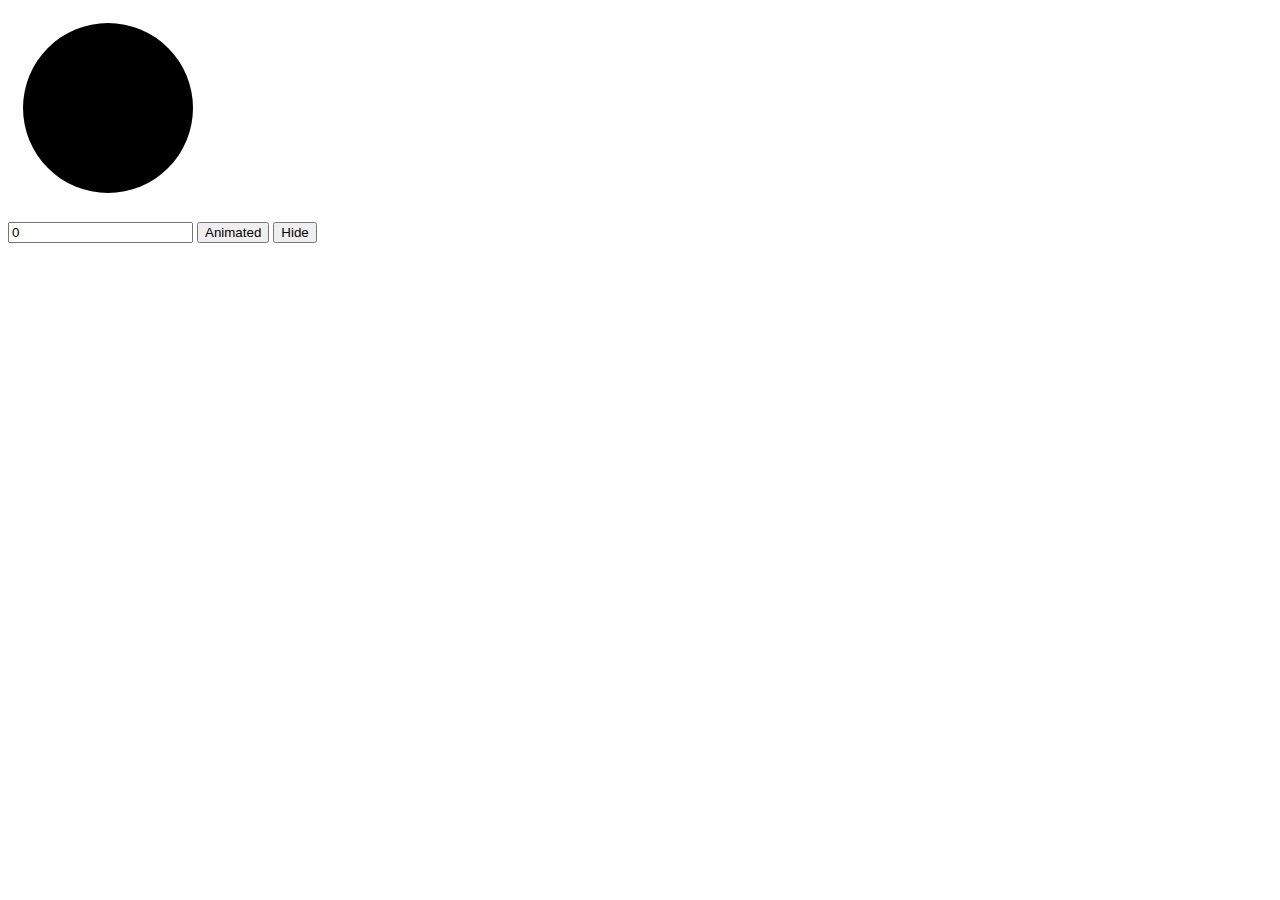
<file: index.html>
<!DOCTYPE html>
<html lang="en">
<head>
    <meta charset="UTF-8">
    <meta name="viewport" content="width=device-width, initial-scale=1.0">
    <meta http-equiv="X-UA-Compatible" content="ie=edge">
    <title>Document</title>
</head>
<body>
	<div class="wrapper">
		<div class="progress-bar">
				<svg class="progress-container" width="200px" height="210px">
						<circle class="progress-container__circle-one" id="circle-one" r="85" cx="100" cy="100" fill="transparent" />
						<circle  class="progress-container__circle-two" id="circle-two" cx="100" cy="100" r="85px" />
				</svg>
		</div>
		<div class="progress-control">
				<input type="text" value="0" class="progress-control__value">
				<button>Animated</button>
				<button>Hide</button>
		</div>
	</div> 
</body>
</html>
</file>
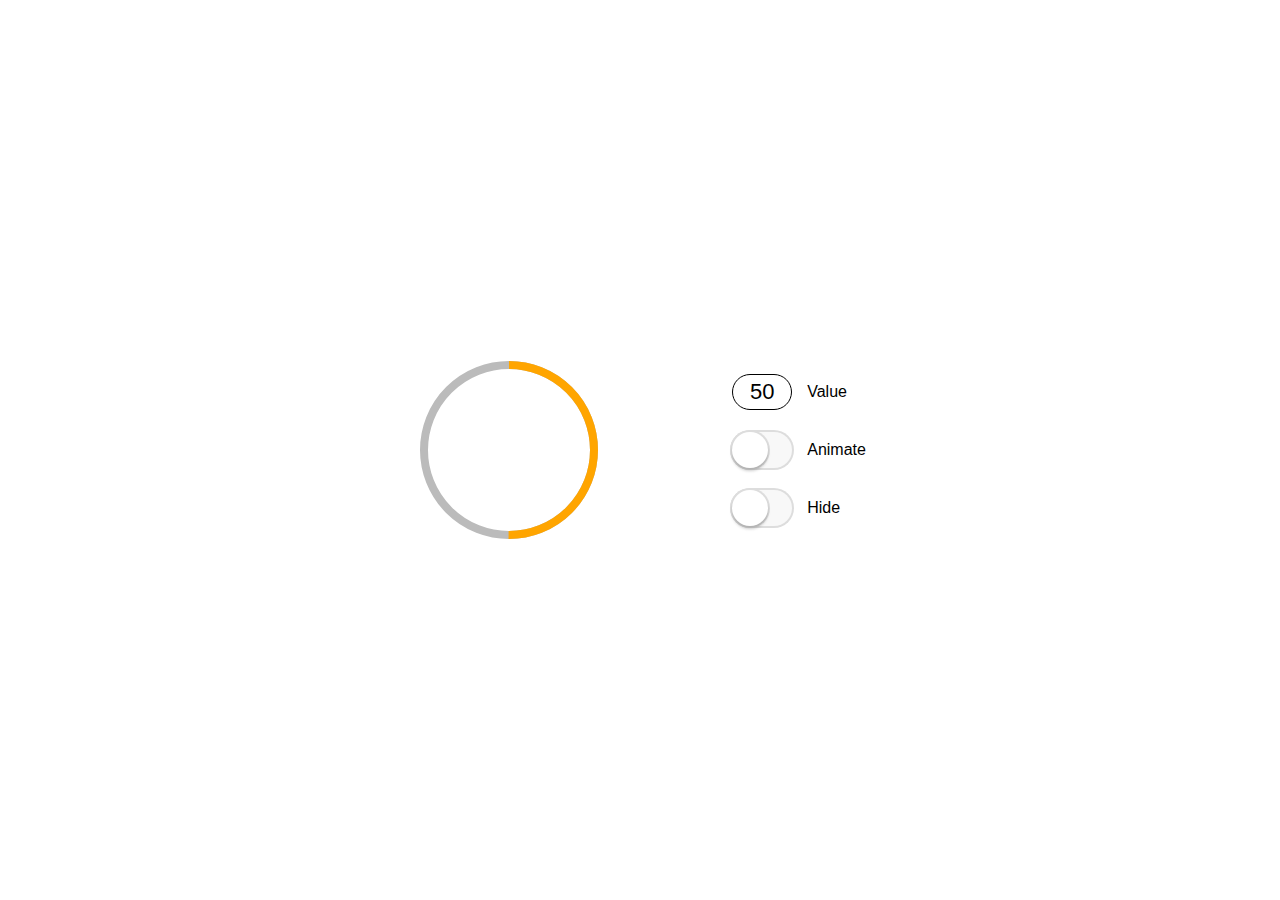
<file: progress-bar/index.html>
<!DOCTYPE html>
<html lang="en">
<head>
    <meta charset="UTF-8">
    <meta name="viewport" content="width=device-width, initial-scale=1.0">
    <meta http-equiv="X-UA-Compatible" content="ie=edge">
		<title>Document</title>
		<link rel="stylesheet" href="style.css">
</head>
<body>
	<div class="wrapper">
			<div class="progress-container" data-value="1">
				<svg class="progress-bar" id="svg" width="200" height="200" viewPort="0 0 100 100">
				  <circle class="progress-bar__meter" r="85" cx="100" cy="100" fill="transparent" stroke-width="20" stroke-dashoffset="0"></circle>
				  <circle class="progress-bar__value" r="85" cx="100" cy="100" fill="transparent" stroke-width="20" stroke-dashoffset="0" stroke-dasharray="301.59"></circle>
				</svg>	  
			</div>

		<div class="progress-control">
			<div class="control-btn">
				<input id="progress-value" type="text" value="50" class="progress-control__value">
				<span class="title">Value</span>
			</div>
		
			<div class="control-btn">
				<div class="checkbox-control">
					<input type="checkbox" name="checkbox" id="checkbox-animate" class="checkbox-control__toggle" />
					<label for="checkbox-animate" class="checkbox-control__label" ></label>
				</div>
				<span class="title">Animate</span>
			</div>
			<div class="control-btn">
				<div class="checkbox-control">
					<input type="checkbox" name="checkbox" id="checkbox-hide" class="checkbox-control__toggle" />
					<label for="checkbox-hide" class="checkbox-control__label" ></label>
				</div>
				<span class="title">Hide</span>
			</div>
		</div>
	</div> 
	<script src="main.js"></script>
</body>
</html>
</file>
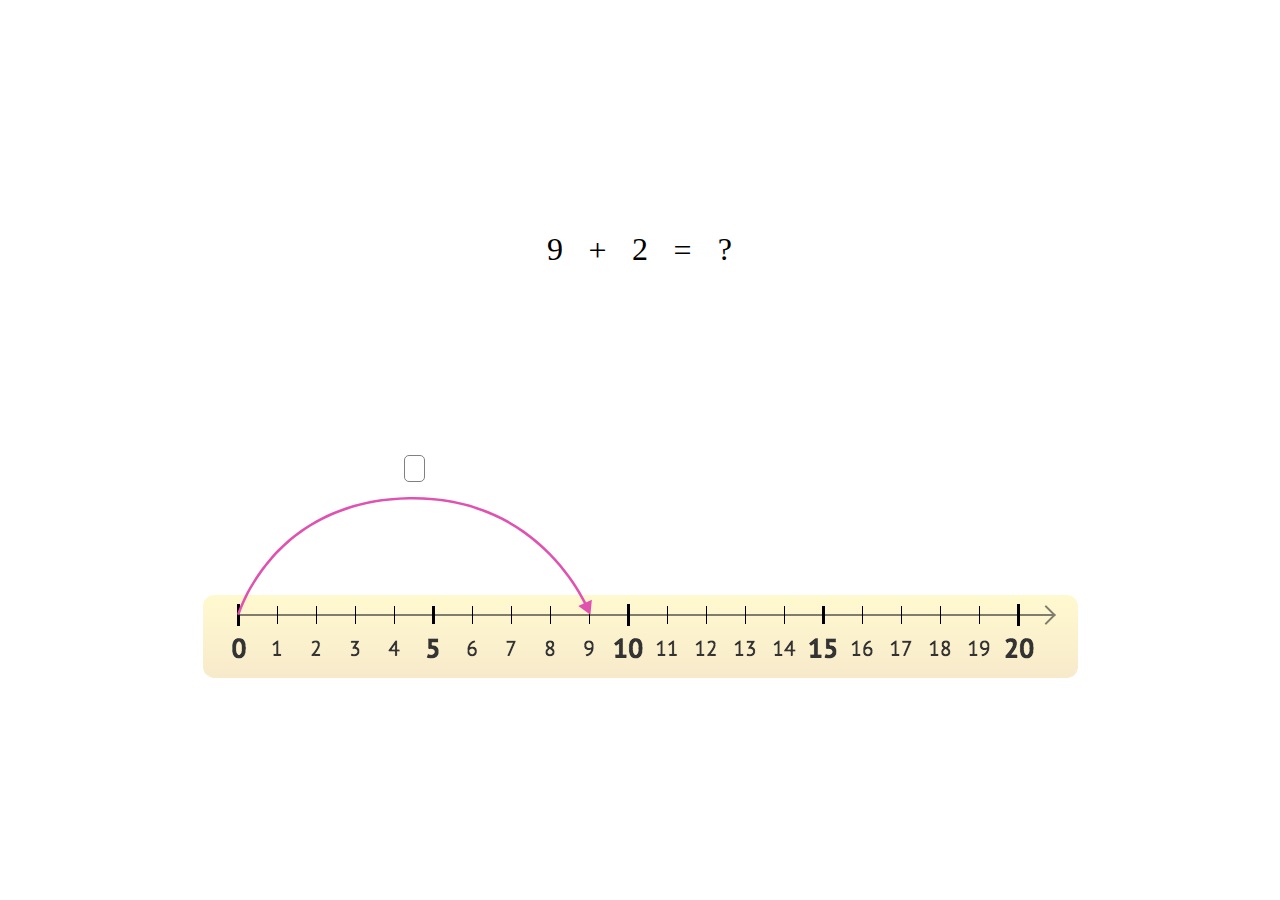
<file: test-axis/index.html>
<!DOCTYPE html>
<html lang="en">
<head>
    <meta charset="UTF-8">
    <meta name="viewport" content="width=device-width, initial-scale=1.0">
    <meta http-equiv="X-UA-Compatible" content="ie=edge">
    <title>Document</title>
    <link rel="stylesheet" href="css/style.css">
</head>
<body>


    <div class="wrapper">
        <div class="example">
            <span id="number-a" class="example__number">7</span>
            <span class="example__sign">+</span>
            <span id="number-b" class="example__number">4</span>
            <span class="example__sign">=</span>
            <span class="example__number result">?</span>
            <input class="axis-line__number example__input" type="number">
        </div>
        <div class="axis-value">

            
            <div class="axis-line">
                <input autofocus id="" class="axis-line__number axis-input_1"  type="number">
                <img src="img/1.svg" alt=""> 
            </div>
            <div id="secondArc" class="axis-line line-pointB">
                    <input class="axis-line__number axis-input_2" type="number">
                    <img src="img/1.svg" id="changeImg" alt=""> 
                </div>

            <div class="axis">
                <img src="img/sprite.png" alt="">
            </div>
        </div>
    </div>
    



    <script src="js/index.js"></script>
</body>
</html>
</file>
<file: progress-bar/style.css>
*,*:before,*:after{
	box-sizing:border-box;
	margin:0;
	padding:0;
	/*transition*/
	-webkit-transition:.25s ease-in-out;
	   -moz-transition:.25s ease-in-out;
		 -o-transition:.25s ease-in-out;
			transition:.25s ease-in-out;
	outline:none;
	font-family:Helvetica Neue,helvetica,arial,verdana,sans-serif;
	}

.wrapper {
    height: 100vh;
    margin: 0 auto;
    max-width: 580px;
    display: flex;
    justify-content: space-around;
    align-items: center;
}

.progress-container {
	position: relative;
	display: flex;
	align-items: center;
	justify-content: center;
}
  
.progress-bar {
	transform: rotate(-90deg);
}
  
.progress-bar circle {
	stroke-width: 8;
	stroke-dashoffset: 0;
	transition: stroke-dashoffset 1.5s ease-in-out;
	stroke: #bbb;
}
  
.progress-bar .progress-bar__value {
	transform-origin: center;
	stroke: orange;
	stroke-dashoffset: 301.59;
}
  
.progress-control {
	display: flex;
    flex-direction: column;
    justify-content: space-around;
	min-height: 175px;
	overflow: auto;
	padding: 0 5px;
}

.progress-control__value {
	border: 1px solid black;
	width: 60px;
	border-radius: 20px;
	padding: 4px 0px;
	font-size: 22px;
	outline: none;
	text-align: center;
}

.animate {
	animation: preloader 2.5s infinite linear;
}

.hidden {
	display: none;
}

.progress-control button {
	margin-top: 10px;
	width: 60px;
}


@keyframes preloader {
	from {
		transform: rotate(0deg);
	}
	
	to {
		transform: rotate(360deg);
	}
}

.control-btn {
	display: flex;
    align-items: center;
}

.control-btn .title {
	margin-left: 15px;
}

.checkbox-control {
	width:60px;
	text-align:center;
}

.checkbox-control__toggle,.checkbox-control__toggle:active {
	position:absolute;
	top:-5000px;
	height:0;
	width:0;
	opacity:0;
	border:none;
	outline:none;
}
	
.checkbox-control__label{
	display:block;
	position:relative;
	padding:10px;
	font-size:12px;
	line-height:16px;
	width:100%;
	height:36px;
	/*border-radius*/
	-webkit-border-radius:18px;
	   -moz-border-radius:18px;
			border-radius:18px;
	background:#f8f8f8;
	cursor:pointer;
}

.checkbox-control__label:before{
	content:'';
	display:block;
	position:absolute;
	z-index:1;
	line-height:34px;
	text-indent:40px;
	height:36px;
	width:36px;
	/*border-radius*/
	-webkit-border-radius:100%;
	   -moz-border-radius:100%;
			border-radius:100%;
	top:0px;
	left:0px;
	right:auto;
	background:white;
	/*box-shadow*/
	-webkit-box-shadow:0 3px 3px rgba(0,0,0,.2),0 0 0 2px #dddddd;
	   -moz-box-shadow:0 3px 3px rgba(0,0,0,.2),0 0 0 2px #dddddd;
			box-shadow:0 3px 3px rgba(0,0,0,.2),0 0 0 2px #dddddd;
}
	
.checkbox-control__label:after{
	content:attr(data-off);
	display:block;
	position:absolute;
	z-index:0;
	top:0;
	left:-300px;
	padding:10px;
	height:100%;
	width:300px;
	text-align:right;
	color:#bfbfbf;
	white-space:nowrap;
}
	
.checkbox-control__toggle:checked + .checkbox-control__label{
	/*box-shadow*/
	-webkit-box-shadow:inset 0 0 0 20px rgba(19,191,17,1),0 0 0 2px rgba(19,191,17,1);
	   -moz-box-shadow:inset 0 0 0 20px rgba(19,191,17,1),0 0 0 2px rgba(19,191,17,1);
			box-shadow:inset 0 0 0 20px rgba(19,191,17,1),0 0 0 2px rgba(19,191,17,1);
}
	
.checkbox-control__toggle:checked + .checkbox-control__label:before{
	left:calc(100% - 36px);
	/*box-shadow*/
	-webkit-box-shadow:0 0 0 2px transparent,0 3px 3px rgba(0,0,0,.3);
	   -moz-box-shadow:0 0 0 2px transparent,0 3px 3px rgba(0,0,0,.3);
			box-shadow:0 0 0 2px transparent,0 3px 3px rgba(0,0,0,.3);
}
	
.checkbox-control__toggle:checked + .checkbox-control__label:after{
	content:attr(data-on);
	left:60px;
	width:36px;
}
	
	
.checkbox-control__toggle + .checkbox-control__label{
	/*box-shadow*/
	-webkit-box-shadow:inset 0 0 0 0px rgba(19,191,17,1),0 0 0 2px #dddddd;
	   -moz-box-shadow:inset 0 0 0 0px rgba(19,191,17,1),0 0 0 2px #dddddd;
			box-shadow:inset 0 0 0 0px rgba(19,191,17,1),0 0 0 2px #dddddd;
}
	
.checkbox-control__toggle:checked + .checkbox-control__label{
	/*box-shadow*/
	-webkit-box-shadow:inset 0 0 0 18px rgba(19,191,17,1),0 0 0 2px rgba(19,191,17,1);
	   -moz-box-shadow:inset 0 0 0 18px rgba(19,191,17,1),0 0 0 2px rgba(19,191,17,1);
			box-shadow:inset 0 0 0 18px rgba(19,191,17,1),0 0 0 2px rgba(19,191,17,1);
}
	
.checkbox-control__toggle:checked + .checkbox-control__label:after{
	color:rgba(19,191,17,1);	
}

	
@media (max-width: 320px) {
	.wrapper {
        flex-direction: column;
        justify-content: center;
	}
}
</file>
<file: test-axis/css/style.css>
* {
    padding: 0;
    margin: 0;
    list-style: none;
    line-height: 0;
    font-family: Tahoma;
}

input::-webkit-outer-spin-button,
input::-webkit-inner-spin-button {
    -webkit-appearance: none;
    margin: 0;
}

.block {
    background: url(1.svg);
    width: 50px;
    height: 50px;
}

.wrapper {
    display: flex;
    height: 100vh;
    flex-direction: column;
    align-items: center;
    justify-content: center;
}

.axis {
    position: absolute;
    bottom: 0;
}

.axis-value {
    position: relative;
    width: 875px;
    height: 400px;
}

.axis-line.line-pointB {
    left: 424px;
    width: 100px;
    visibility: hidden;
}

.axis-line {
    display: flex;
    flex-direction: column;
    align-items: center;
    width: 356px;
    position: absolute;
    bottom: 62px;
    left: 34px;
    z-index: 999;
}

.axis-line img {
    width: 100%;
}

.axis-line__number {
    margin-bottom: 15px;
    font-size: 18px;
    padding: 2px;
    border: 1px solid gray;
    border-radius: 5px;
    outline: none;
}

.axis-content {
    width: 100%;
    height: 100%;
    border-radius: 50%;
    border: 2px solid red;
    bottom: 0px;
    position: absolute;
}

.axis-value input {
    width: 15px;
    text-align: center;
}

.example {
    display: flex;
    justify-content: space-between;
    align-items: center;
    width: 200px;
    height: 55px;
}

.example__number {
    font-size: 32px;
    width: 30px;
    height: 30px;
    text-align: center;
    line-height: 28px;
    border-radius: 10px;
}

.example__sign {
    font-size: 32px;
}

.example__input {
    text-align: center;
    display: none;
    width: 30px;
    margin-bottom: 0;
}
</file>
